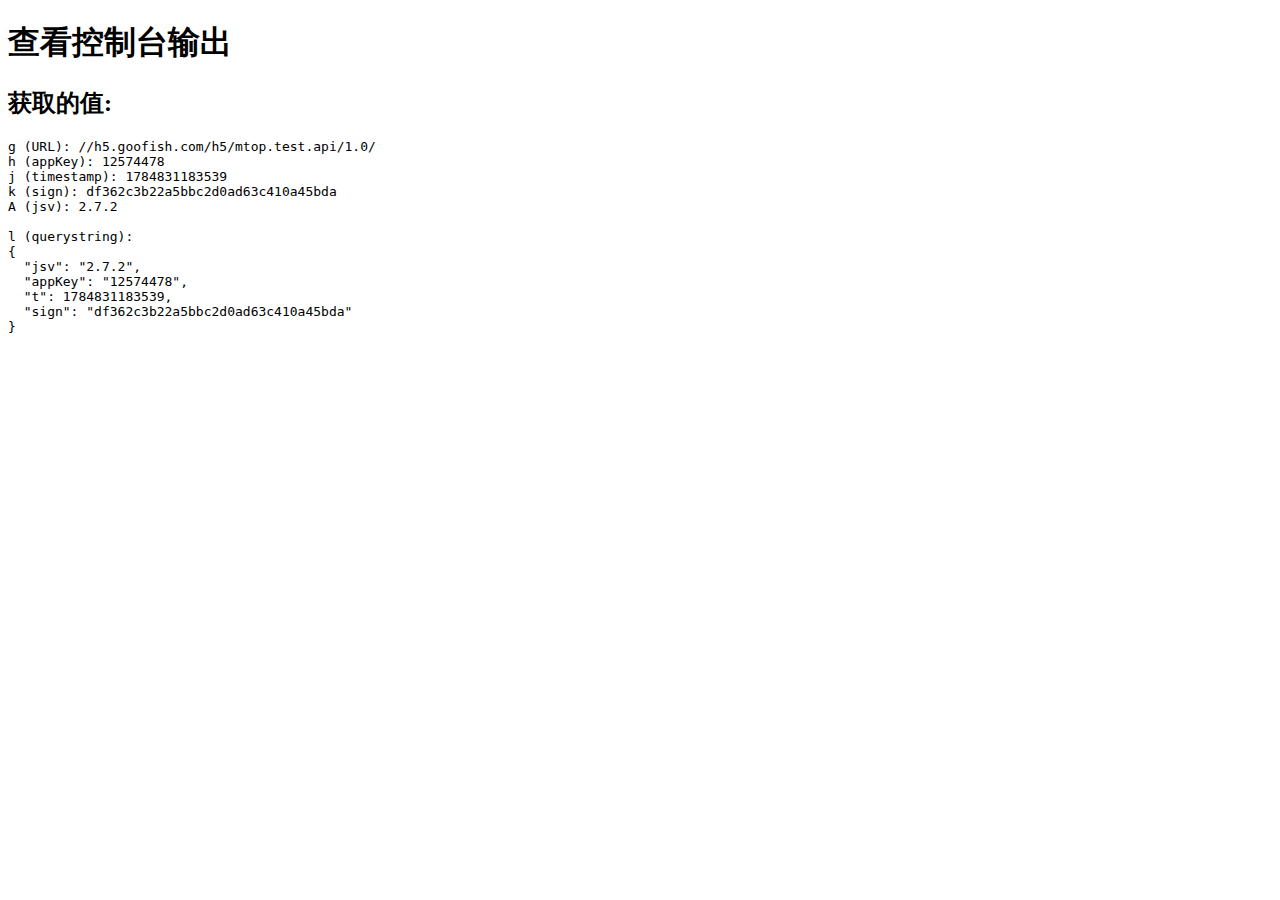
<file: DataCollector/goofish/test.html>
<!DOCTYPE html>
<html>
<head>
    <meta charset="UTF-8">
    <title>获取 crawl.js 中的值</title>
</head>
<body>
    <h1>查看控制台输出</h1>
    <script src="crawl.js"></script>
    <script>
        // ========== 获取第 828-837 行的值 ==========
        (function() {
            var A = "2.7.2";
            
            var d = {
                prefix: "",
                subDomain: "h5",
                mainDomain: "goofish.com",
                token: "test_token_123"
            };
            
            var c = {
                api: "mtop.test.api",
                v: "1.0",
                appKey: "12574478",
                data: "{}",
                ua: "Mozilla/5.0"
            };
            
            var g = "//" + (d.prefix ? d.prefix + "." : "") + (d.subDomain ? d.subDomain + "." : "") + d.mainDomain + "/h5/" + c.api.toLowerCase() + "/" + c.v.toLowerCase() + "/"
              , h = c.appKey || ("waptest" === d.subDomain ? "4272" : "12574478")
              , j = (new Date).getTime()
              , k = i(d.token + "&" + j + "&" + h + "&" + c.data)
              , l = {
                jsv: A,
                appKey: h,
                t: j,
                sign: k
            };
            
            console.log("========== 获取的值 ==========");
            console.log("g (URL):", g);
            console.log("h (appKey):", h);
            console.log("j (timestamp):", j);
            console.log("k (sign):", k);
            console.log("l (querystring):", JSON.stringify(l, null, 2));
            console.log("A (jsv):", A);
            
            // 在页面上显示结果
            document.body.innerHTML += `
                <h2>获取的值:</h2>
                <pre>
g (URL): ${g}
h (appKey): ${h}
j (timestamp): ${j}
k (sign): ${k}
A (jsv): ${A}

l (querystring):
${JSON.stringify(l, null, 2)}
                </pre>
            `;
        })();
    </script>
</body>
</html>
</file>
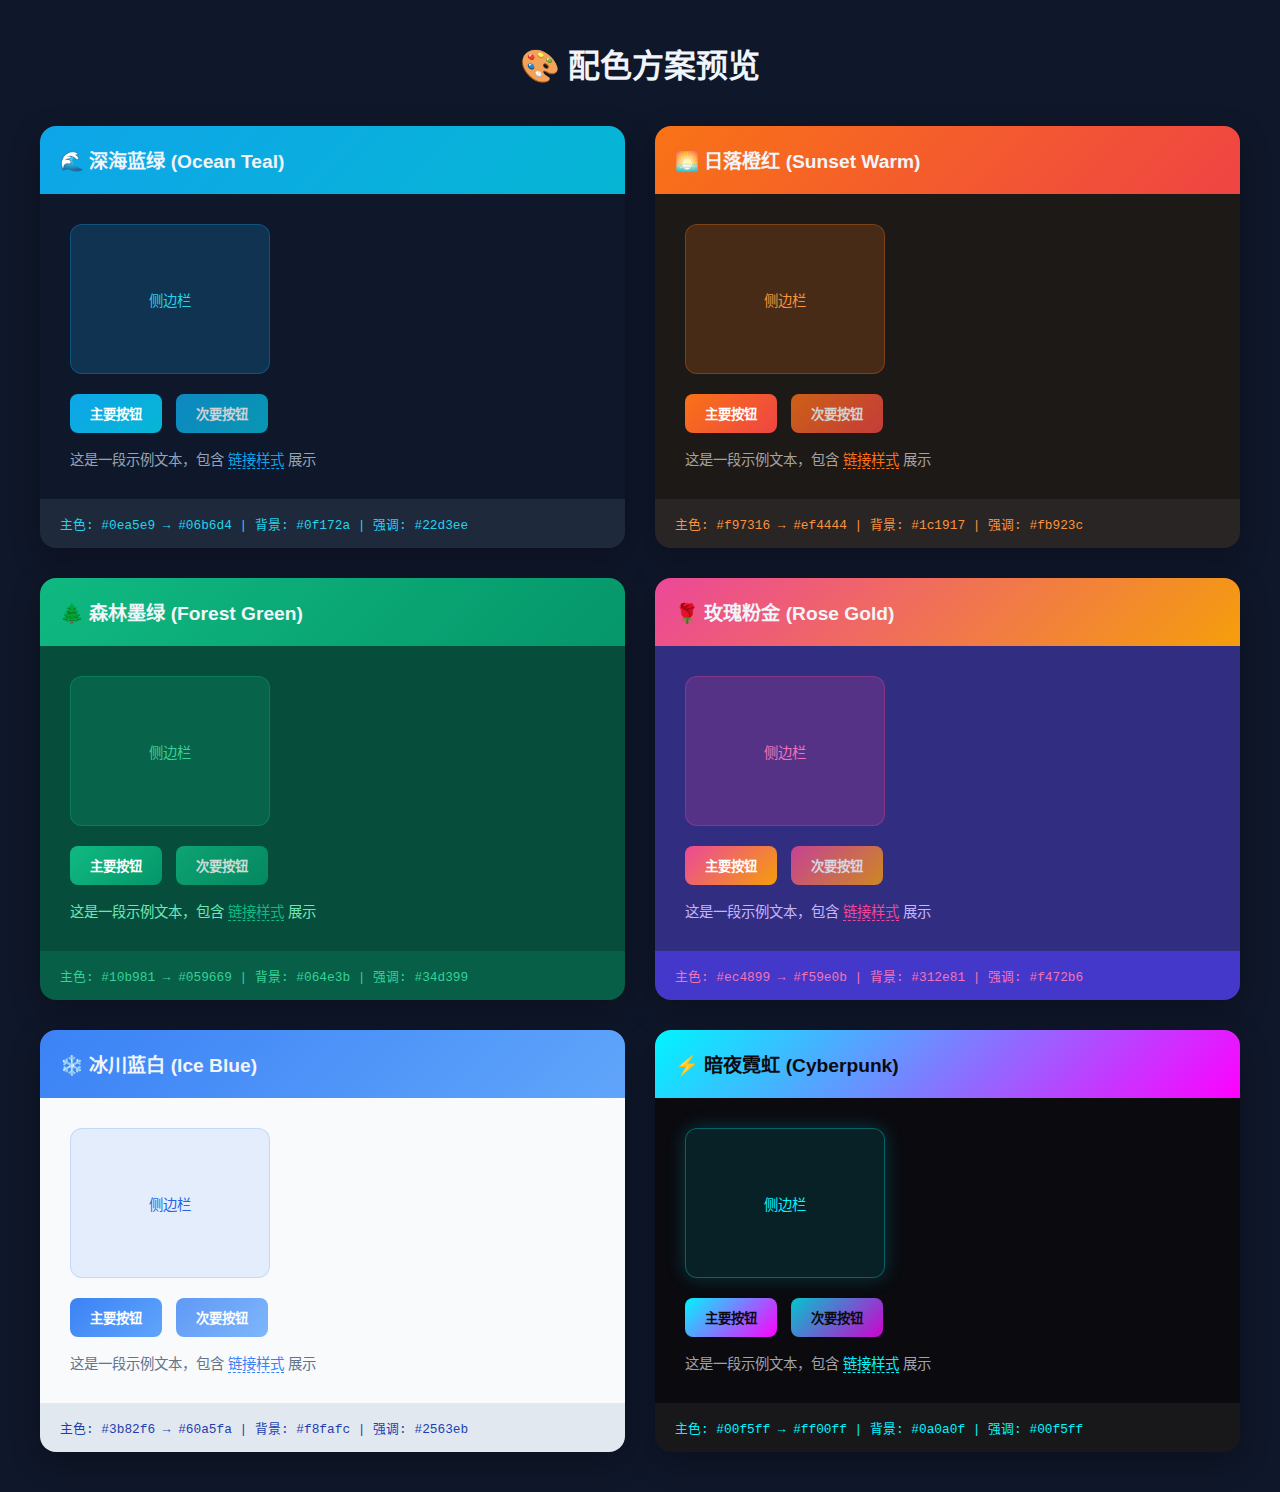
<file: web/templates/themes.html>
<!DOCTYPE html>
<html lang="zh-CN">
<head>
    <meta charset="UTF-8">
    <meta name="viewport" content="width=device-width, initial-scale=1.0">
    <title>配色方案预览</title>
    <style>
        * {
            margin: 0;
            padding: 0;
            box-sizing: border-box;
        }

        body {
            font-family: -apple-system, BlinkMacSystemFont, 'Segoe UI', Roboto, sans-serif;
            background: #0f172a;
            color: #f1f5f9;
            padding: 40px;
            min-height: 100vh;
        }

        h1 {
            text-align: center;
            margin-bottom: 40px;
            font-size: 2rem;
        }

        .themes-grid {
            display: grid;
            grid-template-columns: repeat(auto-fit, minmax(400px, 1fr));
            gap: 30px;
            max-width: 1400px;
            margin: 0 auto;
        }

        .theme-card {
            border-radius: 16px;
            overflow: hidden;
            box-shadow: 0 10px 30px rgba(0,0,0,0.3);
            transition: transform 0.3s ease;
        }

        .theme-card:hover {
            transform: translateY(-5px);
        }

        .theme-header {
            padding: 20px;
            font-size: 1.2rem;
            font-weight: 700;
        }

        .theme-preview {
            padding: 30px;
            min-height: 200px;
        }

        .preview-sidebar {
            width: 200px;
            height: 150px;
            border-radius: 12px;
            margin-bottom: 20px;
            display: flex;
            align-items: center;
            justify-content: center;
            font-size: 0.9rem;
        }

        .preview-button {
            padding: 10px 20px;
            border-radius: 8px;
            border: none;
            color: white;
            font-weight: 600;
            cursor: pointer;
            margin-right: 10px;
        }

        .preview-text {
            margin-top: 15px;
            font-size: 0.9rem;
        }

        .preview-link {
            text-decoration: none;
            border-bottom: 1px dashed;
        }

        .color-info {
            padding: 15px 20px;
            font-size: 0.8rem;
            font-family: monospace;
        }

        /* 方案1: 深海蓝绿 */
        .theme-ocean .theme-header {
            background: linear-gradient(135deg, #0ea5e9 0%, #06b6d4 100%);
        }
        .theme-ocean .theme-preview {
            background: #0f172a;
        }
        .theme-ocean .preview-sidebar {
            background: rgba(14, 165, 233, 0.2);
            border: 1px solid rgba(14, 165, 233, 0.3);
            color: #22d3ee;
        }
        .theme-ocean .preview-button {
            background: linear-gradient(135deg, #0ea5e9, #06b6d4);
        }
        .theme-ocean .preview-text {
            color: #94a3b8;
        }
        .theme-ocean .preview-link {
            color: #0ea5e9;
            border-color: #0ea5e9;
        }
        .theme-ocean .color-info {
            background: #1e293b;
            color: #22d3ee;
        }

        /* 方案2: 日落橙红 */
        .theme-sunset .theme-header {
            background: linear-gradient(135deg, #f97316 0%, #ef4444 100%);
        }
        .theme-sunset .theme-preview {
            background: #1c1917;
        }
        .theme-sunset .preview-sidebar {
            background: rgba(249, 115, 22, 0.2);
            border: 1px solid rgba(249, 115, 22, 0.3);
            color: #fb923c;
        }
        .theme-sunset .preview-button {
            background: linear-gradient(135deg, #f97316, #ef4444);
        }
        .theme-sunset .preview-text {
            color: #a8a29e;
        }
        .theme-sunset .preview-link {
            color: #f97316;
            border-color: #f97316;
        }
        .theme-sunset .color-info {
            background: #292524;
            color: #fb923c;
        }

        /* 方案3: 森林墨绿 */
        .theme-forest .theme-header {
            background: linear-gradient(135deg, #10b981 0%, #059669 100%);
        }
        .theme-forest .theme-preview {
            background: #064e3b;
        }
        .theme-forest .preview-sidebar {
            background: rgba(16, 185, 129, 0.2);
            border: 1px solid rgba(16, 185, 129, 0.3);
            color: #34d399;
        }
        .theme-forest .preview-button {
            background: linear-gradient(135deg, #10b981, #059669);
        }
        .theme-forest .preview-text {
            color: #6ee7b7;
        }
        .theme-forest .preview-link {
            color: #10b981;
            border-color: #10b981;
        }
        .theme-forest .color-info {
            background: #065f46;
            color: #34d399;
        }

        /* 方案4: 玫瑰粉金 */
        .theme-rose .theme-header {
            background: linear-gradient(135deg, #ec4899 0%, #f59e0b 100%);
        }
        .theme-rose .theme-preview {
            background: #312e81;
        }
        .theme-rose .preview-sidebar {
            background: rgba(236, 72, 153, 0.2);
            border: 1px solid rgba(236, 72, 153, 0.3);
            color: #f472b6;
        }
        .theme-rose .preview-button {
            background: linear-gradient(135deg, #ec4899, #f59e0b);
        }
        .theme-rose .preview-text {
            color: #c4b5fd;
        }
        .theme-rose .preview-link {
            color: #ec4899;
            border-color: #ec4899;
        }
        .theme-rose .color-info {
            background: #4338ca;
            color: #f472b6;
        }

        /* 方案5: 冰川蓝白 */
        .theme-ice .theme-header {
            background: linear-gradient(135deg, #3b82f6 0%, #60a5fa 100%);
        }
        .theme-ice .theme-preview {
            background: #f8fafc;
        }
        .theme-ice .preview-sidebar {
            background: rgba(59, 130, 246, 0.1);
            border: 1px solid rgba(59, 130, 246, 0.2);
            color: #2563eb;
        }
        .theme-ice .preview-button {
            background: linear-gradient(135deg, #3b82f6, #60a5fa);
        }
        .theme-ice .preview-text {
            color: #64748b;
        }
        .theme-ice .preview-link {
            color: #3b82f6;
            border-color: #3b82f6;
        }
        .theme-ice .color-info {
            background: #e2e8f0;
            color: #1e40af;
        }

        /* 方案6: 暗夜霓虹 */
        .theme-cyber .theme-header {
            background: linear-gradient(135deg, #00f5ff 0%, #ff00ff 100%);
            color: #0a0a0f;
        }
        .theme-cyber .theme-preview {
            background: #0a0a0f;
        }
        .theme-cyber .preview-sidebar {
            background: rgba(0, 245, 255, 0.1);
            border: 1px solid rgba(0, 245, 255, 0.3);
            color: #00f5ff;
            box-shadow: 0 0 20px rgba(0, 245, 255, 0.2);
        }
        .theme-cyber .preview-button {
            background: linear-gradient(135deg, #00f5ff, #ff00ff);
            color: #0a0a0f;
        }
        .theme-cyber .preview-text {
            color: #a1a1aa;
        }
        .theme-cyber .preview-link {
            color: #00f5ff;
            border-color: #00f5ff;
        }
        .theme-cyber .color-info {
            background: #18181b;
            color: #00f5ff;
        }
    </style>
</head>
<body>
    <h1>🎨 配色方案预览</h1>
    
    <div class="themes-grid">
        <!-- 方案1: 深海蓝绿 -->
        <div class="theme-card theme-ocean">
            <div class="theme-header">🌊 深海蓝绿 (Ocean Teal)</div>
            <div class="theme-preview">
                <div class="preview-sidebar">侧边栏</div>
                <button class="preview-button">主要按钮</button>
                <button class="preview-button" style="opacity: 0.8;">次要按钮</button>
                <div class="preview-text">
                    这是一段示例文本，包含 <a href="#" class="preview-link">链接样式</a> 展示
                </div>
            </div>
            <div class="color-info">
                主色: #0ea5e9 → #06b6d4 | 背景: #0f172a | 强调: #22d3ee
            </div>
        </div>

        <!-- 方案2: 日落橙红 -->
        <div class="theme-card theme-sunset">
            <div class="theme-header">🌅 日落橙红 (Sunset Warm)</div>
            <div class="theme-preview">
                <div class="preview-sidebar">侧边栏</div>
                <button class="preview-button">主要按钮</button>
                <button class="preview-button" style="opacity: 0.8;">次要按钮</button>
                <div class="preview-text">
                    这是一段示例文本，包含 <a href="#" class="preview-link">链接样式</a> 展示
                </div>
            </div>
            <div class="color-info">
                主色: #f97316 → #ef4444 | 背景: #1c1917 | 强调: #fb923c
            </div>
        </div>

        <!-- 方案3: 森林墨绿 -->
        <div class="theme-card theme-forest">
            <div class="theme-header">🌲 森林墨绿 (Forest Green)</div>
            <div class="theme-preview">
                <div class="preview-sidebar">侧边栏</div>
                <button class="preview-button">主要按钮</button>
                <button class="preview-button" style="opacity: 0.8;">次要按钮</button>
                <div class="preview-text">
                    这是一段示例文本，包含 <a href="#" class="preview-link">链接样式</a> 展示
                </div>
            </div>
            <div class="color-info">
                主色: #10b981 → #059669 | 背景: #064e3b | 强调: #34d399
            </div>
        </div>

        <!-- 方案4: 玫瑰粉金 -->
        <div class="theme-card theme-rose">
            <div class="theme-header">🌹 玫瑰粉金 (Rose Gold)</div>
            <div class="theme-preview">
                <div class="preview-sidebar">侧边栏</div>
                <button class="preview-button">主要按钮</button>
                <button class="preview-button" style="opacity: 0.8;">次要按钮</button>
                <div class="preview-text">
                    这是一段示例文本，包含 <a href="#" class="preview-link">链接样式</a> 展示
                </div>
            </div>
            <div class="color-info">
                主色: #ec4899 → #f59e0b | 背景: #312e81 | 强调: #f472b6
            </div>
        </div>

        <!-- 方案5: 冰川蓝白 -->
        <div class="theme-card theme-ice">
            <div class="theme-header">❄️ 冰川蓝白 (Ice Blue)</div>
            <div class="theme-preview">
                <div class="preview-sidebar">侧边栏</div>
                <button class="preview-button">主要按钮</button>
                <button class="preview-button" style="opacity: 0.8;">次要按钮</button>
                <div class="preview-text">
                    这是一段示例文本，包含 <a href="#" class="preview-link">链接样式</a> 展示
                </div>
            </div>
            <div class="color-info">
                主色: #3b82f6 → #60a5fa | 背景: #f8fafc | 强调: #2563eb
            </div>
        </div>

        <!-- 方案6: 暗夜霓虹 -->
        <div class="theme-card theme-cyber">
            <div class="theme-header">⚡ 暗夜霓虹 (Cyberpunk)</div>
            <div class="theme-preview">
                <div class="preview-sidebar">侧边栏</div>
                <button class="preview-button">主要按钮</button>
                <button class="preview-button" style="opacity: 0.8;">次要按钮</button>
                <div class="preview-text">
                    这是一段示例文本，包含 <a href="#" class="preview-link">链接样式</a> 展示
                </div>
            </div>
            <div class="color-info">
                主色: #00f5ff → #ff00ff | 背景: #0a0a0f | 强调: #00f5ff
            </div>
        </div>
    </div>
</body>
</html>
</file>
